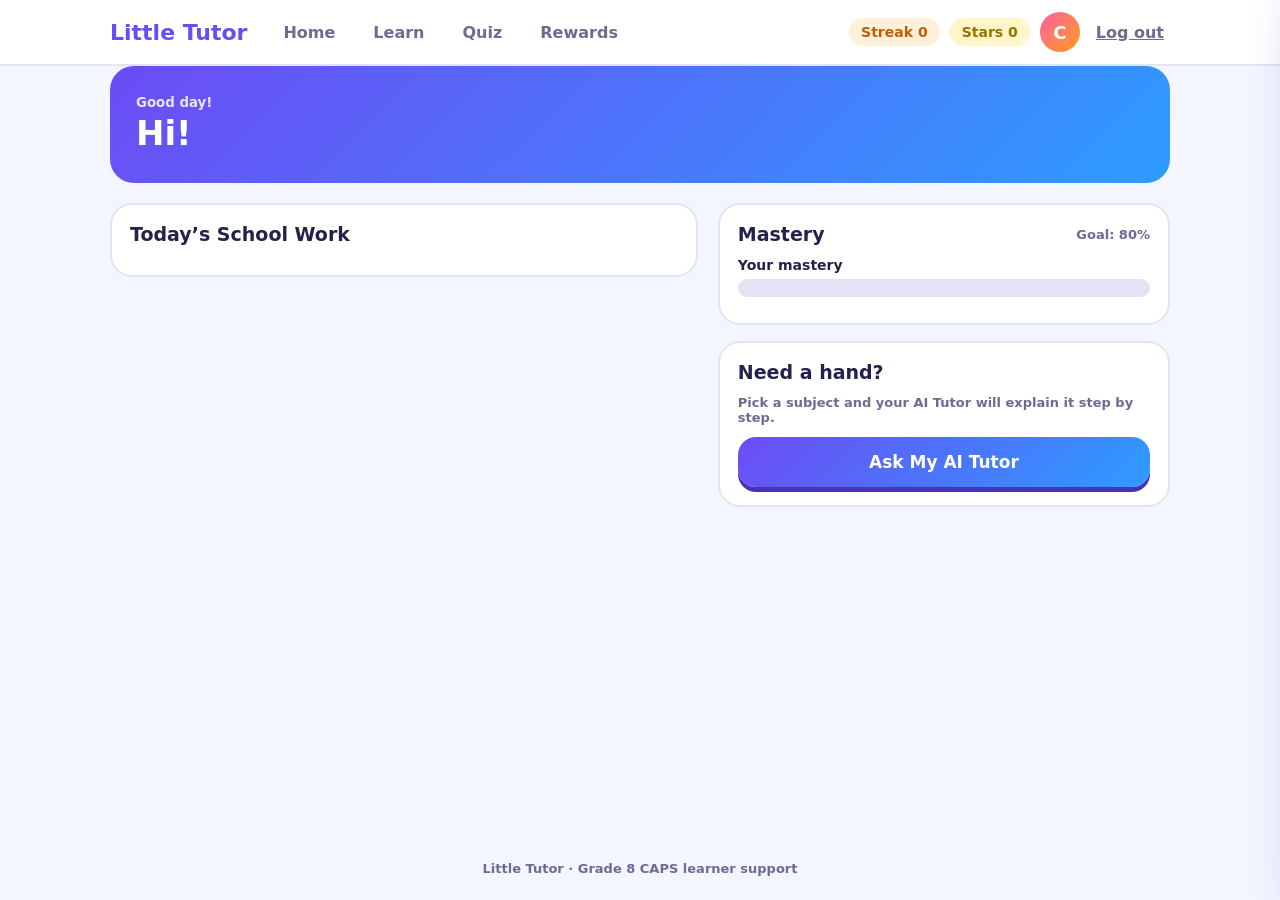
<file: index.html>
<!DOCTYPE html>
<html lang="en">
<head>
<meta charset="utf-8">
<meta name="viewport" content="width=device-width, initial-scale=1, viewport-fit=cover">
<title>Home – Little Tutor</title>
<link rel="stylesheet" href="css/styles.css">
</head>
<body data-page="home">

<div class="toast" id="toast"></div>

<header class="site-header">
  <div class="wrap topbar">
    <div class="logo">Little Tutor</div>
    <nav class="nav" aria-label="Main">
      <a href="index.html" data-page="home">Home</a>
      <a href="learn.html" data-page="learn">Learn</a>
      <a href="quiz.html" data-page="quiz">Quiz</a>
      <a href="rewards.html" data-page="rewards">Rewards</a>
    </nav>
    <div class="user">
      <div class="pill streak">Streak <span id="streakN">0</span></div>
      <div class="pill stars">Stars <span id="starCount">0</span></div>
      <div class="avatar" id="avatar">C</div>
      <button class="link" id="logout">Log out</button>
    </div>
  </div>
</header>

<main class="wrap">
  <div class="hero">
    <div>
      <small id="gradeLine">Good day!</small>
      <h1 id="hiName">Hi!</h1>
      <p id="streakNote"></p>
    </div>
    <div class="week" id="week"></div>
  </div>
  <div class="cols">
    <div class="card">
      <h2>Today’s School Work <span id="count"></span></h2>
      <div id="tasks"></div>
    </div>
    <div class="stack">
      <div class="card">
        <h2><span id="mTitle" style="font-size:19px;color:var(--ink);font-weight:800">Mastery</span> <span>Goal: 80%</span></h2>
        <div class="mrow"><span>Your mastery</span><span id="mPct"></span></div>
        <div class="bar"><div id="mbar"></div></div>
        <div class="note" id="mNote"></div>
      </div>
      <div class="card" id="tutorCard" hidden>
        <h2>From your tutor</h2>
        <div id="tutorBox"></div>
      </div>
      <div class="card" id="extraCard" hidden>
        <h2>Extra lessons</h2>
        <div id="extraBox"></div>
      </div>
      <div class="card">
        <h2>Need a hand?</h2>
        <p class="note" style="margin:0 0 12px">Pick a subject and your AI Tutor will explain it step by step.</p>
        <a class="tutor" href="learn.html">Ask My AI Tutor</a>
      </div>
    </div>
  </div>
</main>

<footer class="wrap foot">Little Tutor · Grade 8 CAPS learner support</footer>

<!-- Homework check panel -->
<aside class="sheet" id="vsheet">
  <h3><span id="vTitle">Check your work</span> <button class="x" id="vClose">Close</button></h3>
  <div class="chat" id="vChat"></div>
  <div class="opts" id="vOpts"></div>
</aside>

<script src="js/data.js"></script>
<script src="js/content/grade8.js"></script>
<script src="js/content/grade9.js"></script>
<script src="js/content/grade10.js"></script>
<script src="js/content/grade11.js"></script>
<script src="js/content/grade12.js"></script>
<script src="js/core.js"></script>
<script src="js/home.js"></script>
</body>
</html>
</file>
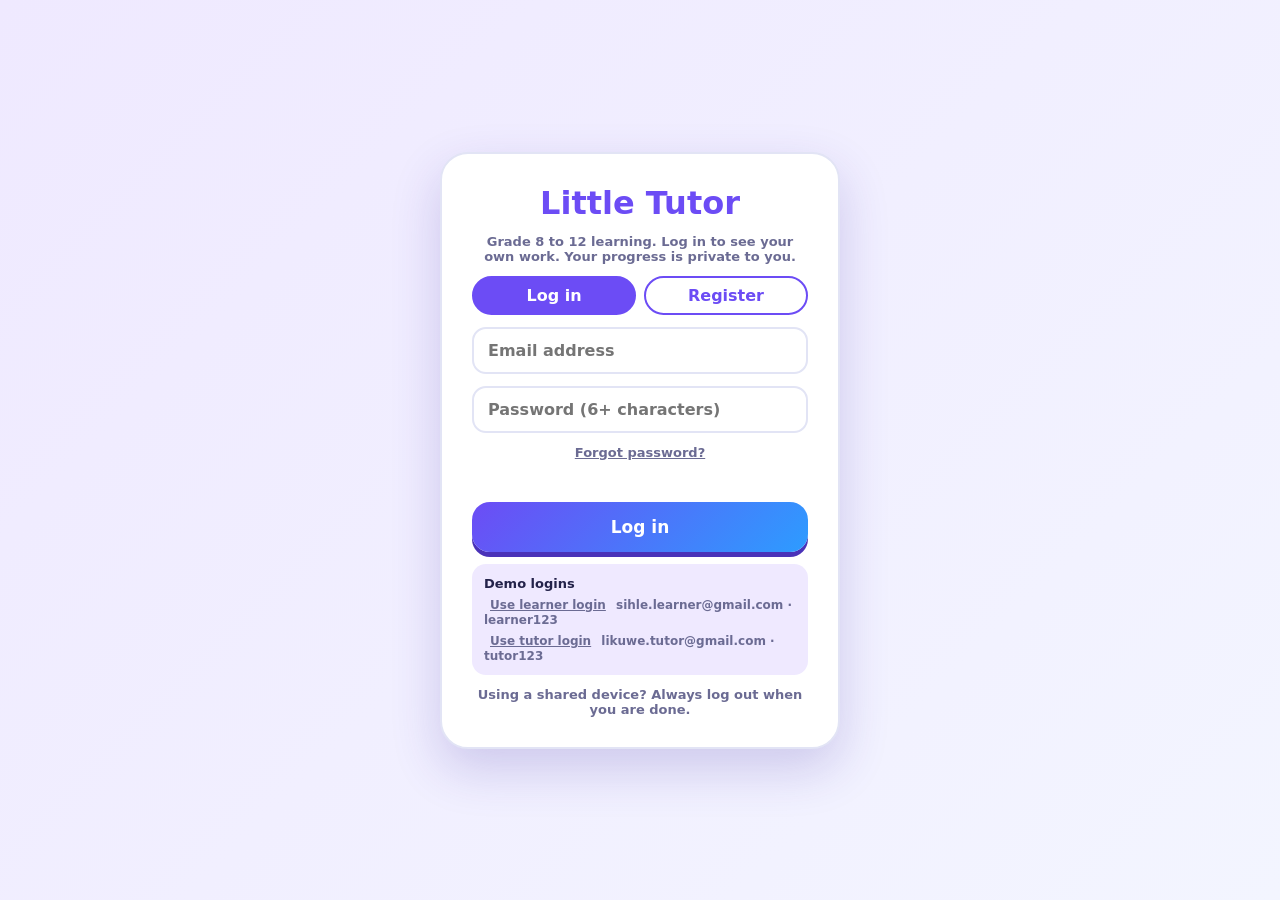
<file: little-tutor/index.html>
<!DOCTYPE html>
<html lang="en">
<head>
<meta charset="utf-8">
<meta name="viewport" content="width=device-width, initial-scale=1, viewport-fit=cover">
<title>Home – Little Tutor</title>
<link rel="stylesheet" href="css/styles.css">
</head>
<body data-page="home">

<div class="toast" id="toast"></div>

<header class="site-header">
  <div class="wrap topbar">
    <div class="logo">Little Tutor</div>
    <nav class="nav" aria-label="Main">
      <a href="index.html" data-page="home">Home</a>
      <a href="learn.html" data-page="learn">Learn</a>
      <a href="quiz.html" data-page="quiz">Quiz</a>
      <a href="rewards.html" data-page="rewards">Rewards</a>
    </nav>
    <div class="viewswitch" id="vswitch" hidden>
      <a href="index.html" data-vs="learner">Learner View</a>
      <a href="tutor.html" data-vs="tutor">Tutor View</a>
    </div>
    <div class="user">
      <div class="pill streak">Streak <span id="streakN">0</span></div>
      <div class="pill stars">Stars <span id="starCount">0</span></div>
      <div class="avatar" id="avatar">C</div>
      <button class="link" id="logout">Log out</button>
    </div>
  </div>
</header>

<main class="wrap">
  <div class="hero">
    <div>
      <small id="gradeLine">Good day!</small>
      <h1 id="hiName">Hi!</h1>
      <p id="streakNote"></p>
      <span class="demo" id="demoNote" hidden></span>
    </div>
    <div class="week" id="week"></div>
  </div>
  <div class="cols">
    <div class="card">
      <h2>Today’s School Work <span id="count"></span></h2>
      <div id="tasks"></div>
    </div>
    <div class="stack">
      <div class="card">
        <h2><span id="mTitle" style="font-size:19px;color:var(--ink);font-weight:800">Mastery</span> <span>Goal: 80%</span></h2>
        <div class="mrow"><span>Your mastery</span><span id="mPct"></span></div>
        <div class="bar"><div id="mbar"></div></div>
        <div class="note" id="mNote"></div>
      </div>
      <div class="card" id="tutorCard" hidden>
        <h2>From your tutor</h2>
        <div id="tutorBox"></div>
      </div>
      <div class="card" id="extraCard" hidden>
        <h2>Extra lessons</h2>
        <div id="extraBox"></div>
      </div>
      <div class="card">
        <h2>Need a hand?</h2>
        <p class="note" style="margin:0 0 12px">Pick a subject and your AI Tutor will explain it step by step.</p>
        <a class="tutor" href="learn.html">Ask My AI Tutor</a>
      </div>
    </div>
  </div>
</main>

<footer class="wrap foot">Little Tutor · Grade 8 CAPS learner support</footer>

<!-- Homework check panel -->
<aside class="sheet" id="vsheet">
  <h3><span id="vTitle">Check your work</span> <button class="x" id="vClose">Close</button></h3>
  <div class="chat" id="vChat"></div>
  <div class="opts" id="vOpts"></div>
</aside>

<script src="js/data.js"></script>
<script src="js/content/grade8.js"></script>
<script src="js/content/grade9.js"></script>
<script src="js/content/grade10.js"></script>
<script src="js/content/grade11.js"></script>
<script src="js/content/grade12.js"></script>
<script src="js/core.js"></script>
<script src="js/home.js"></script>
</body>
</html>
</file>
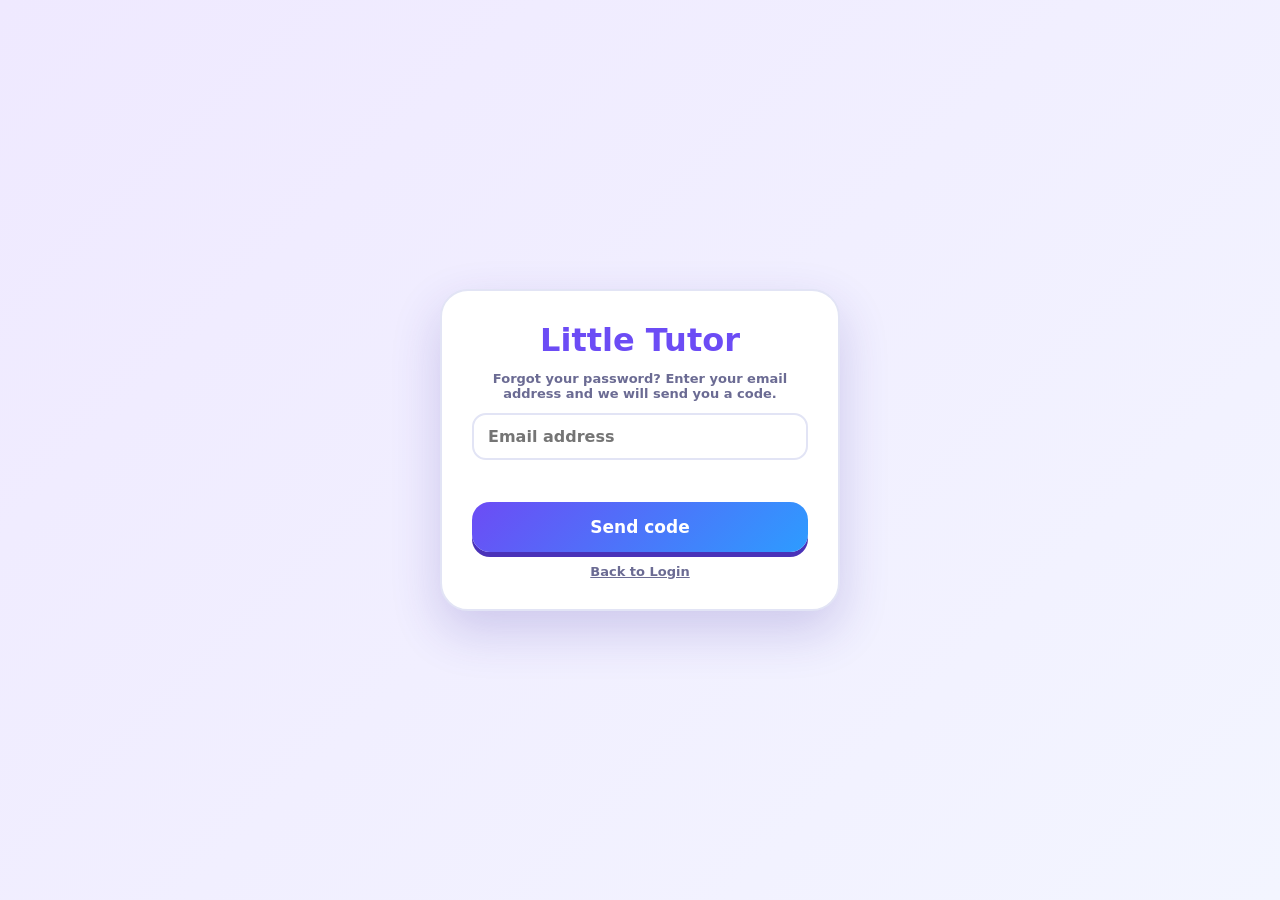
<file: forgot-password.html>
<!DOCTYPE html>
<html lang="en">
<head>
<meta charset="utf-8">
<meta name="viewport" content="width=device-width, initial-scale=1, viewport-fit=cover">
<title>Forgot password – Little Tutor</title>
<link rel="stylesheet" href="css/styles.css">
</head>
<body class="auth-page">

<div class="auth-card">
  <h1>Little Tutor</h1>

  <!-- Step 1: enter username -->
  <div id="s1" style="display:flex;flex-direction:column;gap:12px">
    <p>Forgot your password? Enter your email address and we will send you a code.</p>
    <input id="fUser" placeholder="Email address" maxlength="60" autocomplete="username">
    <div class="err" id="fErr1"></div>
    <button class="go" id="fSend">Send code</button>
    <p><a class="link" href="login.html">Back to Login</a></p>
  </div>

  <!-- Steps 2 and 3: code is shown on screen (demo), learner types it in -->
  <div id="s2" hidden style="display:flex;flex-direction:column;gap:12px">
    <p style="color:var(--ink);font-size:16px;font-weight:800">We sent you a 6-digit code.</p>
    <p>Demo only: no real email is sent, so your code is shown here.</p>
    <div id="fDemo" style="background:var(--hero);color:var(--purple);border-radius:14px;padding:12px;font-size:30px;font-weight:900;letter-spacing:6px;text-align:center"></div>
    <input id="fCode" placeholder="Enter the 6-digit code" maxlength="6" inputmode="numeric" autocomplete="one-time-code">
    <div class="err" id="fErr2"></div>
    <button class="go" id="fVerify">Check code</button>
    <p><a class="link" href="login.html">Back to Login</a></p>
  </div>

  <!-- Steps 4 and 5: create the new password -->
  <div id="s3" hidden style="display:flex;flex-direction:column;gap:12px">
    <p style="color:var(--ink);font-size:16px;font-weight:800">Create new password</p>
    <input id="fNew" type="password" placeholder="New password (6+ characters)" autocomplete="new-password">
    <input id="fConfirm" type="password" placeholder="Confirm new password" autocomplete="new-password">
    <div class="err" id="fErr3"></div>
    <button class="go" id="fSave">Save new password</button>
  </div>

  <!-- Step 6: done -->
  <div id="s4" hidden style="display:flex;flex-direction:column;gap:12px">
    <p style="color:var(--green);font-size:18px;font-weight:900">Password changed successfully!</p>
    <p>You can now log in with your new password.</p>
    <a class="go" href="login.html">Back to Login</a>
  </div>
</div>

<script src="js/core.js"></script>
<script src="js/forgot-password.js"></script>
</body>
</html>
</file>
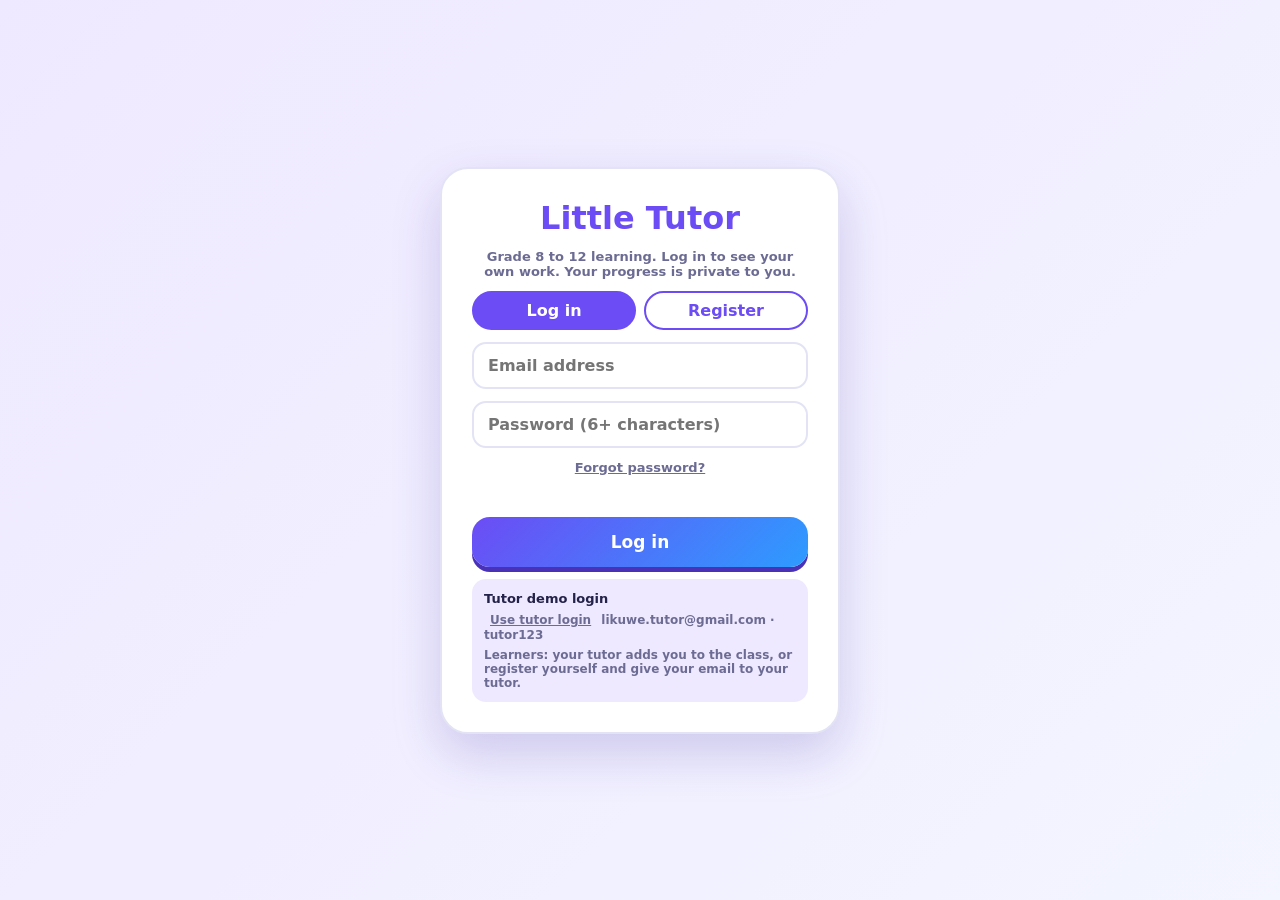
<file: learn.html>
<!DOCTYPE html>
<html lang="en">
<head>
<meta charset="utf-8">
<meta name="viewport" content="width=device-width, initial-scale=1, viewport-fit=cover">
<title>Learn – Little Tutor</title>
<link rel="stylesheet" href="css/styles.css">
</head>
<body data-page="learn">

<div class="toast" id="toast"></div>

<header class="site-header">
  <div class="wrap topbar">
    <div class="logo">Little Tutor</div>
    <nav class="nav" aria-label="Main">
      <a href="index.html" data-page="home">Home</a>
      <a href="learn.html" data-page="learn">Learn</a>
      <a href="quiz.html" data-page="quiz">Quiz</a>
      <a href="rewards.html" data-page="rewards">Rewards</a>
    </nav>
    <div class="user">
      <div class="pill streak">Streak <span id="streakN">0</span></div>
      <div class="pill stars">Stars <span id="starCount">0</span></div>
      <div class="avatar" id="avatar">C</div>
      <button class="link" id="logout">Log out</button>
    </div>
  </div>
</header>

<main class="wrap">
  <h2 class="vt">What do you want to learn?</h2>
  <input class="inp" id="search" placeholder="Search a subject, e.g. Maths" autocomplete="off">
  <p class="note">Open a subject to see its homework, take its quiz or get tutored.</p>
  <div class="grid" id="subs"></div>
</main>

<footer class="wrap foot">Little Tutor · Grade 8 CAPS learner support</footer>

<script src="js/data.js"></script>
<script src="js/content/grade8.js"></script>
<script src="js/content/grade9.js"></script>
<script src="js/content/grade10.js"></script>
<script src="js/content/grade11.js"></script>
<script src="js/content/grade12.js"></script>
<script src="js/core.js"></script>
<script src="js/learn.js"></script>
</body>
</html>
</file>
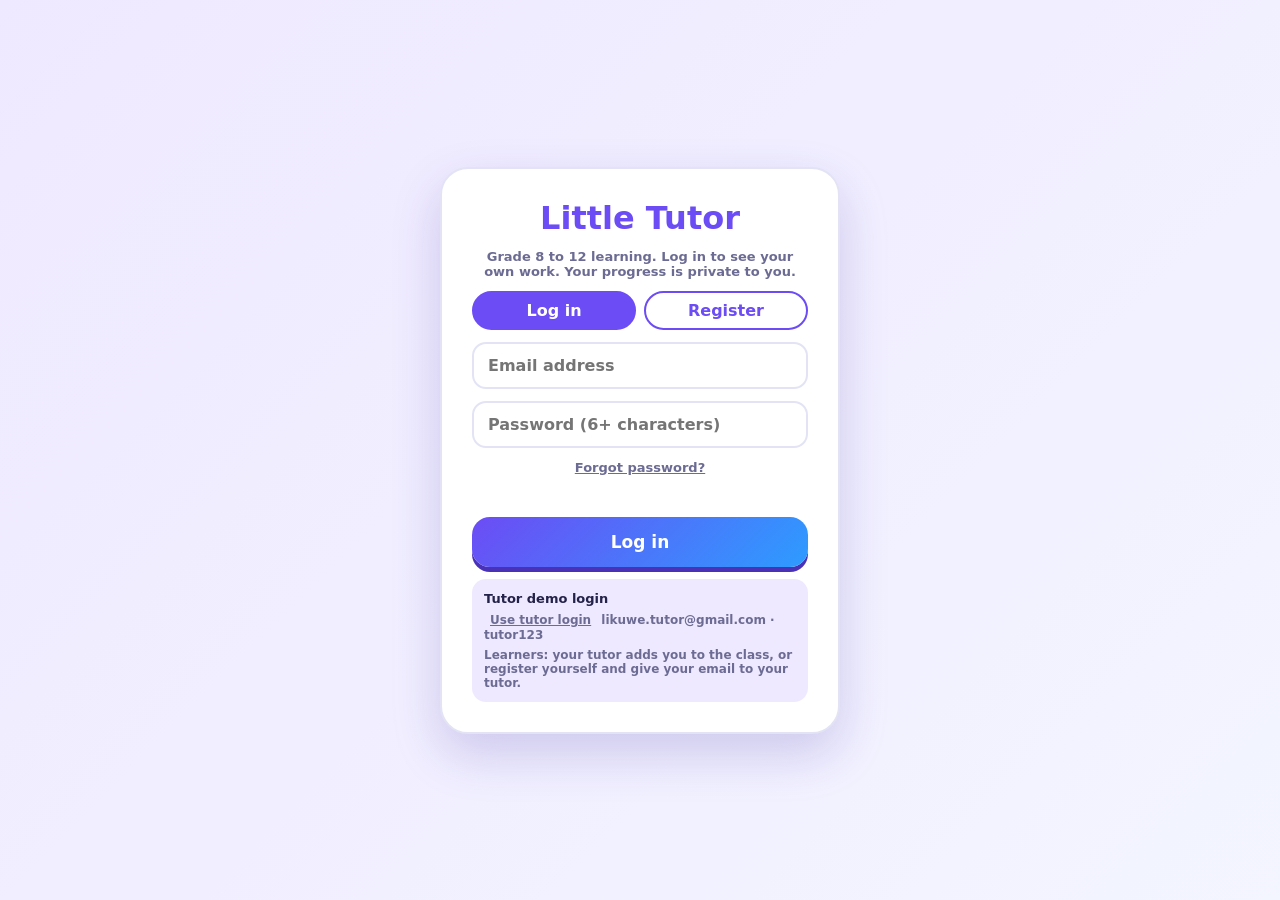
<file: login.html>
<!DOCTYPE html>
<html lang="en">
<head>
<meta charset="utf-8">
<meta name="viewport" content="width=device-width, initial-scale=1, viewport-fit=cover">
<title>Log in – Little Tutor</title>
<link rel="stylesheet" href="css/styles.css">
</head>
<body class="auth-page">

<div class="auth-card">
  <h1>Little Tutor</h1>
  <p>Grade 8 to 12 learning. Log in to see your own work. Your progress is private to you.</p>
  <div class="atabs"><button class="tab on" id="aLogin">Log in</button><button class="tab" id="aReg">Register</button></div>
  <input id="aName" placeholder="Your first name" maxlength="20" autocomplete="given-name" style="display:none">
  <select id="aGrade" style="display:none">
    <option value="">Choose your grade</option>
    <option value="8">Grade 8</option><option value="9">Grade 9</option><option value="10">Grade 10</option>
    <option value="11">Grade 11</option><option value="12">Grade 12</option>
  </select>
  <input id="aUser" placeholder="Email address" maxlength="60" autocomplete="username" inputmode="email">
  <input id="aPass" type="password" placeholder="Password (6+ characters)" autocomplete="current-password">
  <p><a class="link" href="forgot-password.html">Forgot password?</a></p>
  <div class="err" id="aErr"></div>
  <button class="go" id="aGo">Log in</button>
  <div class="demo-box" id="demoBox">
  <b>Tutor demo login</b>
  <div><button class="link" id="dTutor">Use tutor login</button> likuwe.tutor@gmail.com · tutor123</div>
  <div>Learners: your tutor adds you to the class, or register yourself and give your email to your tutor.</div>
  </div>

<script src="js/data.js"></script>
<script src="js/content/grade8.js"></script>
<script src="js/content/grade9.js"></script>
<script src="js/content/grade10.js"></script>
<script src="js/content/grade11.js"></script>
<script src="js/content/grade12.js"></script>
<script src="js/core.js"></script>
<script src="js/login.js"></script>
</body>
</html>
</file>
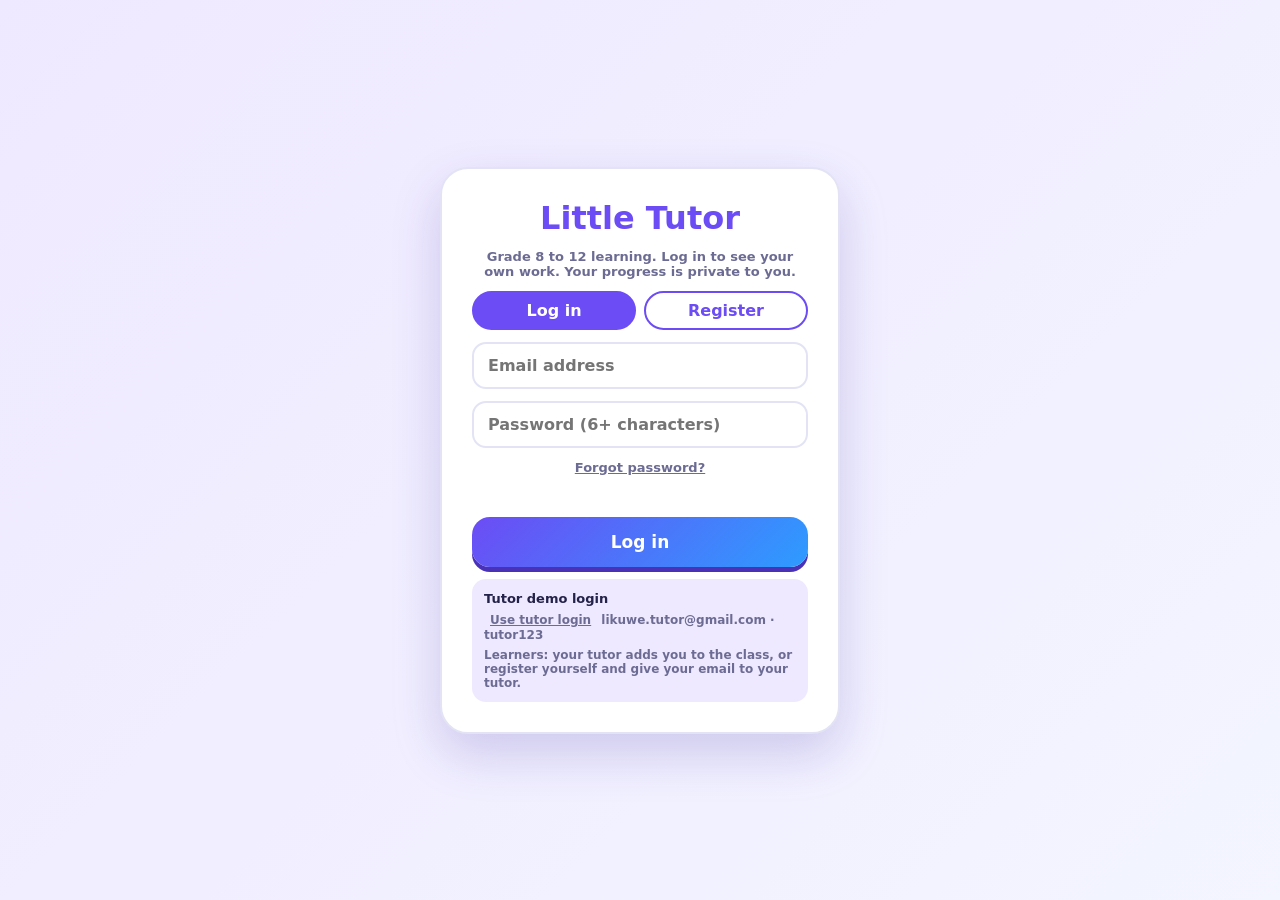
<file: rewards.html>
<!DOCTYPE html>
<html lang="en">
<head>
<meta charset="utf-8">
<meta name="viewport" content="width=device-width, initial-scale=1, viewport-fit=cover">
<title>Rewards – Little Tutor</title>
<link rel="stylesheet" href="css/styles.css">
</head>
<body data-page="rewards">

<div class="toast" id="toast"></div>

<header class="site-header">
  <div class="wrap topbar">
    <div class="logo">Little Tutor</div>
    <nav class="nav" aria-label="Main">
      <a href="index.html" data-page="home">Home</a>
      <a href="learn.html" data-page="learn">Learn</a>
      <a href="quiz.html" data-page="quiz">Quiz</a>
      <a href="rewards.html" data-page="rewards">Rewards</a>
    </nav>
    <div class="user">
      <div class="pill streak">Streak <span id="streakN">0</span></div>
      <div class="pill stars">Stars <span id="starCount">0</span></div>
      <div class="avatar" id="avatar">C</div>
      <button class="link" id="logout">Log out</button>
    </div>
  </div>
</header>

<main class="wrap">
  <h2 class="vt">My Rewards</h2>
  <div class="cols">
    <div class="card">
      <h2>Total stars <span id="rStars" style="font-size:22px;color:var(--ink)">0</span></h2>
      <p class="note" style="margin:0">10 stars for each homework task and 2 for each quiz answer you get right. Finish a task or quiz every day to grow your streak.</p>
    </div>
    <div class="card"><h2>Badges</h2>
      <div class="badges">
        <div class="bd" id="b1">5 Day Streak</div>
        <div class="bd" id="b2">100 Stars</div>
        <div class="bd" id="b3">Maths Master</div>
        <div class="bd" id="b4">Homework Hero<br><small>All of today’s tasks</small></div>
        <div class="bd" id="b5">Quiz Whiz<br><small>Perfect quiz score</small></div>
      </div>
    </div>
  </div>
</main>

<footer class="wrap foot">Little Tutor · Grade 8 CAPS learner support</footer>

<script src="js/data.js"></script>
<script src="js/content/grade8.js"></script>
<script src="js/content/grade9.js"></script>
<script src="js/content/grade10.js"></script>
<script src="js/content/grade11.js"></script>
<script src="js/content/grade12.js"></script>
<script src="js/core.js"></script>
<script src="js/rewards.js"></script>
</body>
</html>
</file>
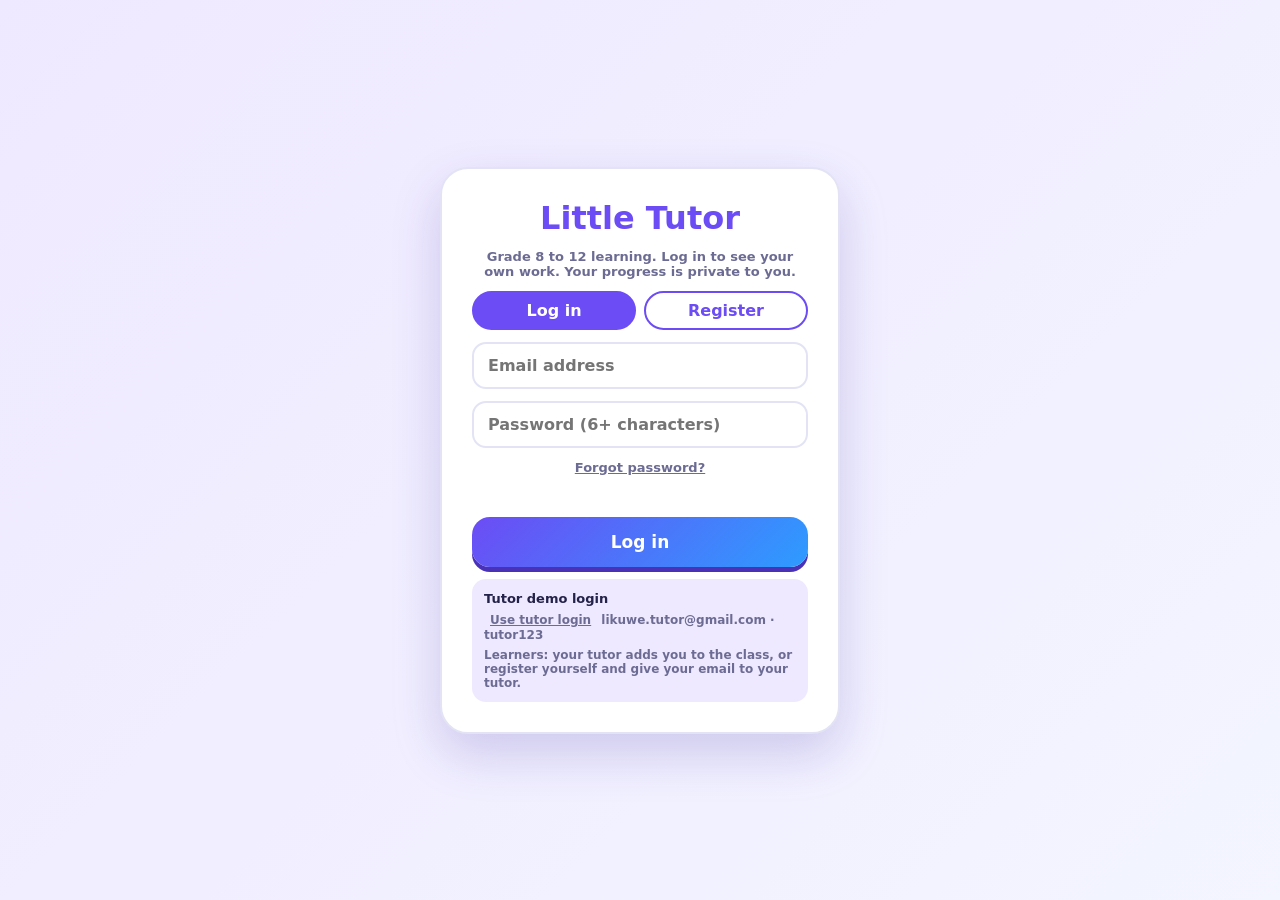
<file: subject.html>
<!DOCTYPE html>
<html lang="en">
<head>
<meta charset="utf-8">
<meta name="viewport" content="width=device-width, initial-scale=1, viewport-fit=cover">
<title>Subject – Little Tutor</title>
<link rel="stylesheet" href="css/styles.css">
</head>
<body data-page="learn">

<div class="toast" id="toast"></div>

<header class="site-header">
  <div class="wrap topbar">
    <div class="logo">Little Tutor</div>
    <nav class="nav" aria-label="Main">
      <a href="index.html" data-page="home">Home</a>
      <a href="learn.html" data-page="learn">Learn</a>
      <a href="quiz.html" data-page="quiz">Quiz</a>
      <a href="rewards.html" data-page="rewards">Rewards</a>
    </nav>
    <div class="user">
      <div class="pill streak">Streak <span id="streakN">0</span></div>
      <div class="pill stars">Stars <span id="starCount">0</span></div>
      <div class="avatar" id="avatar">C</div>
      <button class="link" id="logout">Log out</button>
    </div>
  </div>
</header>

<main class="wrap">
  <a class="link" href="learn.html">Back to subjects</a>
  <h2 class="vt" id="sTitle"></h2>
  <div class="cols">
    <div class="card"><h2>Homework <span>Tap a task to mark it complete</span></h2><div id="sHw"></div></div>
    <div class="stack">
      <div class="card"><div class="mrow"><span id="sTopic"></span><span id="sPct"></span></div><div class="bar"><div id="sBar"></div></div></div>
      <button class="tutor" id="sTutor">Get tutored on this subject</button>
      <a class="go" id="sQuiz" href="quiz.html">Take the quiz</a>
    </div>
  </div>
</main>

<footer class="wrap foot">Little Tutor · Grade 8 CAPS learner support</footer>

<!-- Homework check panel -->
<aside class="sheet" id="vsheet">
  <h3><span id="vTitle">Check your work</span> <button class="x" id="vClose">Close</button></h3>
  <div class="chat" id="vChat"></div>
  <div class="opts" id="vOpts"></div>
</aside>

<!-- AI tutor panel -->
<aside class="sheet" id="sheet">
  <h3><span id="tTitle">Your AI Tutor</span> <button class="x" id="close">Close</button></h3>
  <div class="chat" id="chat"></div>
  <div class="opts" id="opts"></div>
</aside>

<script src="js/data.js"></script>
<script src="js/content/grade8.js"></script>
<script src="js/content/grade9.js"></script>
<script src="js/content/grade10.js"></script>
<script src="js/content/grade11.js"></script>
<script src="js/content/grade12.js"></script>
<script src="js/core.js"></script>
<script src="js/subject.js"></script>
</body>
</html>
</file>
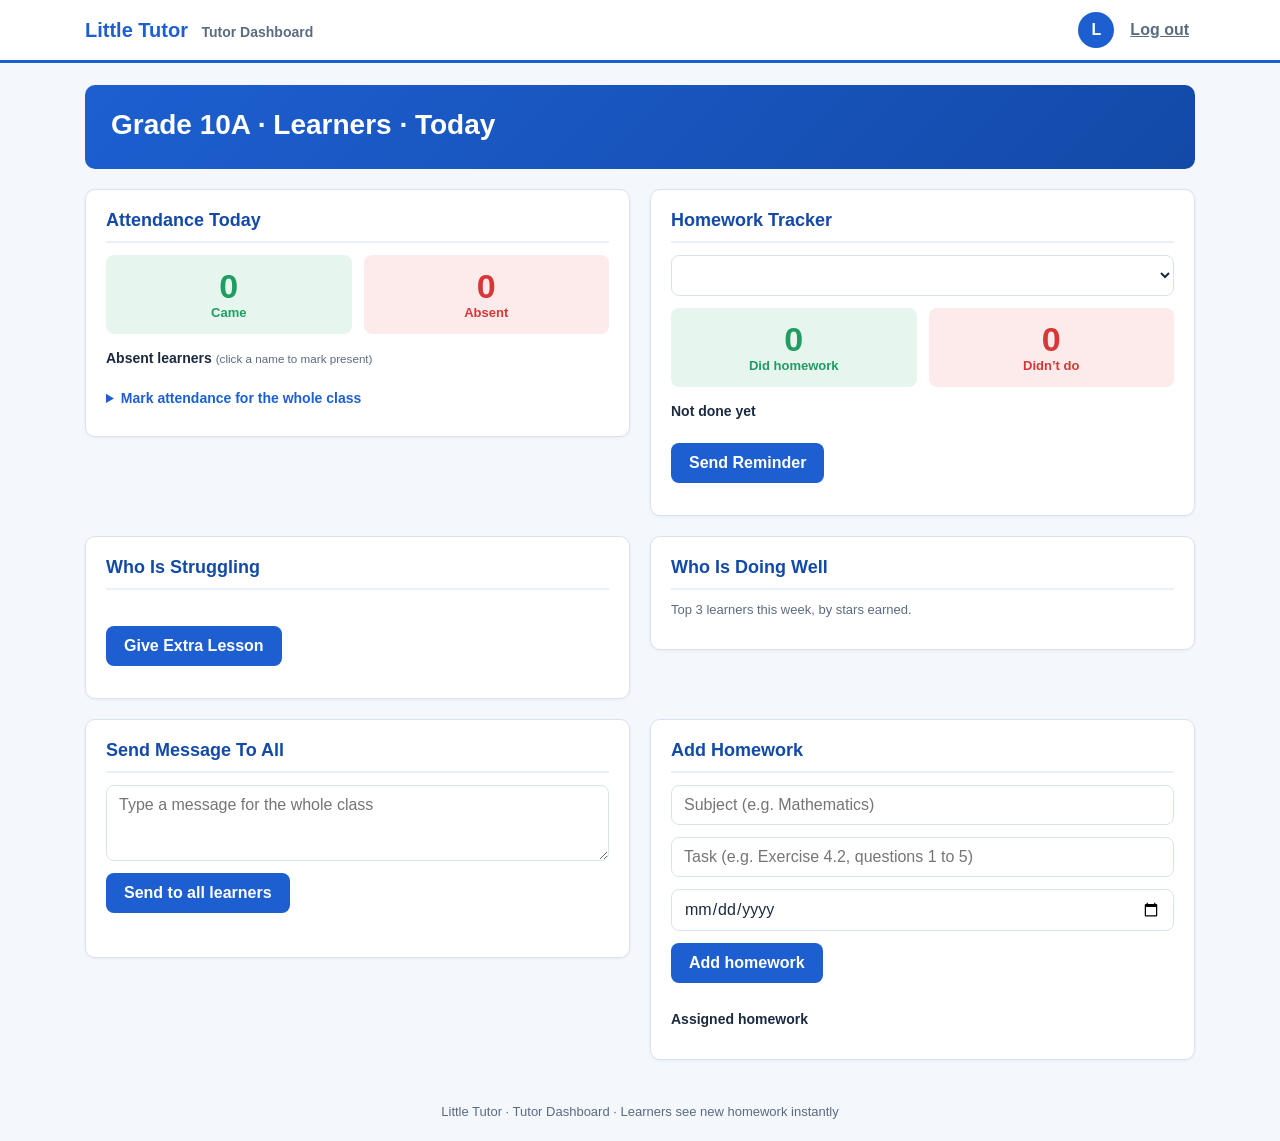
<file: tutor.html>
<!DOCTYPE html>
<html lang="en">
<head>
<meta charset="utf-8">
<meta name="viewport" content="width=device-width, initial-scale=1, viewport-fit=cover">
<title>Tutor Dashboard – Little Tutor</title>
<link rel="stylesheet" href="css/tutor.css">
</head>
<body data-page="tutor">

<div class="t-toast" id="toast"></div>

<header class="t-header">
  <div class="t-wrap t-bar">
    <div class="t-logo">Little Tutor <span>Tutor Dashboard</span></div>
    <div class="viewswitch" id="vswitch" hidden>
      <a href="index.html" data-vs="learner">Learner View</a>
      <a href="tutor.html" data-vs="tutor">Tutor View</a>
    </div>
    <div class="t-user">
      <div class="t-avatar" id="avatar">L</div>
      <button class="t-link" id="logout">Log out</button>
    </div>
  </div>
</header>

<main class="t-wrap">

  <section class="t-banner">
    <h1 id="tBanner">Grade 10A · Learners · Today</h1>
    <p id="tHello"></p>
  </section>

  <div class="t-grid">

    <!-- Attendance -->
    <section class="t-card">
      <h2>Attendance Today</h2>
      <div class="t-stats">
        <div class="t-stat good"><b id="aCame">0</b><span>Came</span></div>
        <div class="t-stat bad"><b id="aAbs">0</b><span>Absent</span></div>
      </div>
      <h3>Absent learners <small>(click a name to mark present)</small></h3>
      <div class="t-chips" id="aList"></div>
      <details class="t-details">
        <summary>Mark attendance for the whole class</summary>
        <div class="t-chips" id="aAll"></div>
      </details>
    </section>

    <!-- Homework tracker -->
    <section class="t-card">
      <h2>Homework Tracker</h2>
      <select class="t-input" id="hSel" aria-label="Choose homework"></select>
      <div class="t-stats">
        <div class="t-stat good"><b id="hDid">0</b><span>Did homework</span></div>
        <div class="t-stat bad"><b id="hNot">0</b><span>Didn’t do</span></div>
      </div>
      <h3>Not done yet</h3>
      <div class="t-chips" id="hList"></div>
      <button class="t-btn" id="hRemind">Send Reminder</button>
      <p class="t-note" id="hStatus"></p>
    </section>

    <!-- Struggling -->
    <section class="t-card">
      <h2>Who Is Struggling</h2>
      <p class="t-lead" id="sHead"></p>
      <div class="t-chips" id="sList"></div>
      <button class="t-btn" id="sExtra">Give Extra Lesson</button>
      <p class="t-note" id="sStatus"></p>
    </section>

    <!-- Doing well -->
    <section class="t-card">
      <h2>Who Is Doing Well</h2>
      <p class="t-note">Top 3 learners this week, by stars earned.</p>
      <ol class="t-top" id="topList"></ol>
    </section>

    <!-- Message -->
    <section class="t-card">
      <h2>Send Message To All</h2>
      <textarea class="t-input" id="mText" rows="3" maxlength="300" placeholder="Type a message for the whole class"></textarea>
      <button class="t-btn" id="mSend">Send to all learners</button>
      <p class="t-note" id="mStatus"></p>
      <div id="mSent"></div>
    </section>

    <!-- Add homework -->
    <section class="t-card">
      <h2>Add Homework</h2>
      <input class="t-input" id="nSubject" list="subjectList" placeholder="Subject (e.g. Mathematics)" maxlength="40">
      <datalist id="subjectList"></datalist>
      <input class="t-input" id="nTask" placeholder="Task (e.g. Exercise 4.2, questions 1 to 5)" maxlength="120">
      <input class="t-input" id="nDue" type="date">
      <button class="t-btn" id="nAdd">Add homework</button>
      <p class="t-note" id="nStatus"></p>
      <h3>Assigned homework</h3>
      <div id="nList"></div>
    </section>

  </div>
</main>

<footer class="t-wrap t-foot">Little Tutor · Tutor Dashboard · Learners see new homework instantly</footer>

<script src="js/data.js"></script>
<script src="js/content/grade8.js"></script>
<script src="js/content/grade9.js"></script>
<script src="js/content/grade10.js"></script>
<script src="js/content/grade11.js"></script>
<script src="js/content/grade12.js"></script>
<script src="js/core.js"></script>
<script src="js/tutor.js"></script>
</body>
</html>
</file>
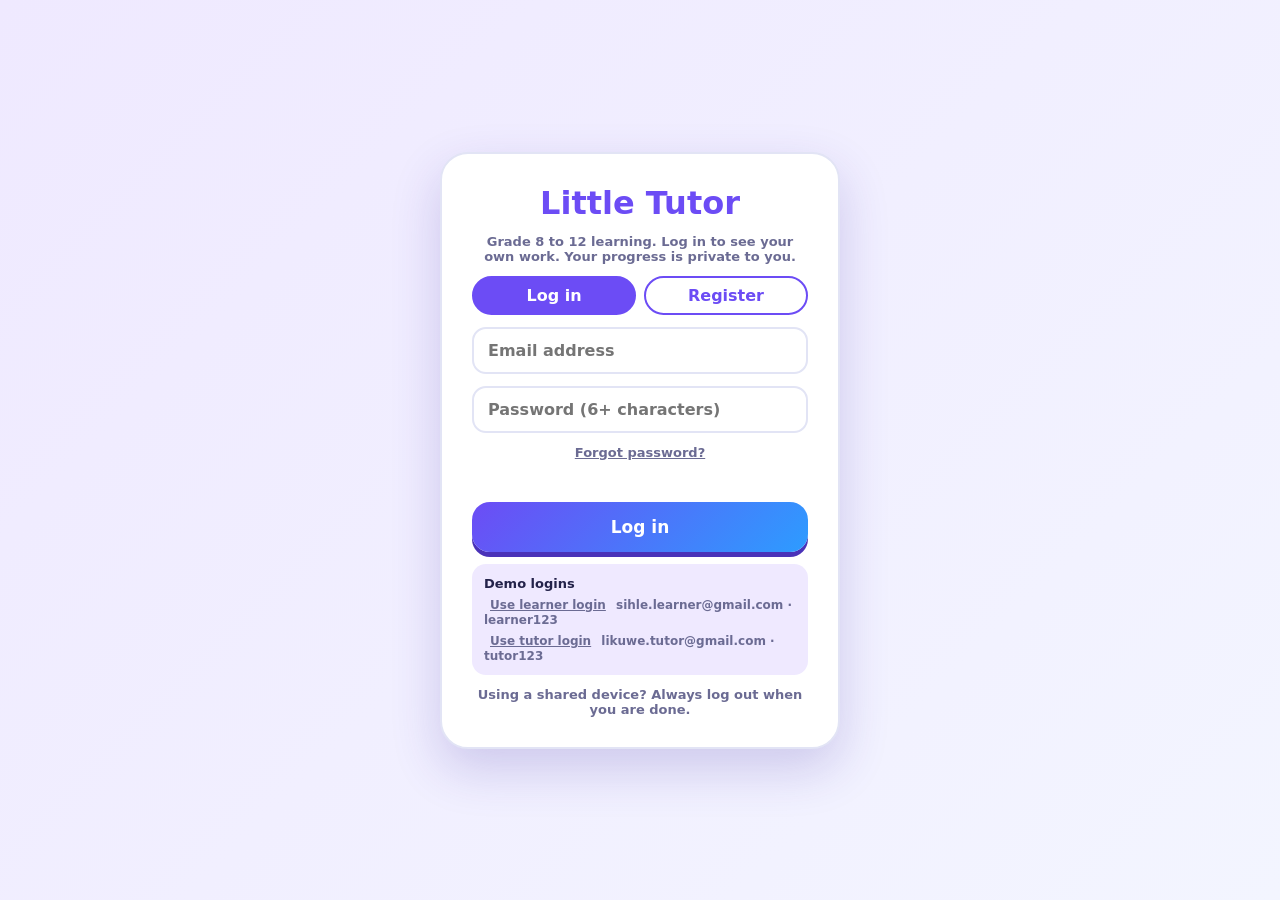
<file: little-tutor/learn.html>
<!DOCTYPE html>
<html lang="en">
<head>
<meta charset="utf-8">
<meta name="viewport" content="width=device-width, initial-scale=1, viewport-fit=cover">
<title>Learn – Little Tutor</title>
<link rel="stylesheet" href="css/styles.css">
</head>
<body data-page="learn">

<div class="toast" id="toast"></div>

<header class="site-header">
  <div class="wrap topbar">
    <div class="logo">Little Tutor</div>
    <nav class="nav" aria-label="Main">
      <a href="index.html" data-page="home">Home</a>
      <a href="learn.html" data-page="learn">Learn</a>
      <a href="quiz.html" data-page="quiz">Quiz</a>
      <a href="rewards.html" data-page="rewards">Rewards</a>
    </nav>
    <div class="viewswitch" id="vswitch" hidden>
      <a href="index.html" data-vs="learner">Learner View</a>
      <a href="tutor.html" data-vs="tutor">Tutor View</a>
    </div>
    <div class="user">
      <div class="pill streak">Streak <span id="streakN">0</span></div>
      <div class="pill stars">Stars <span id="starCount">0</span></div>
      <div class="avatar" id="avatar">C</div>
      <button class="link" id="logout">Log out</button>
    </div>
  </div>
</header>

<main class="wrap">
  <h2 class="vt">What do you want to learn?</h2>
  <input class="inp" id="search" placeholder="Search a subject, e.g. Maths" autocomplete="off">
  <p class="note">Open a subject to see its homework, take its quiz or get tutored.</p>
  <div class="grid" id="subs"></div>
</main>

<footer class="wrap foot">Little Tutor · Grade 8 CAPS learner support</footer>

<script src="js/data.js"></script>
<script src="js/content/grade8.js"></script>
<script src="js/content/grade9.js"></script>
<script src="js/content/grade10.js"></script>
<script src="js/content/grade11.js"></script>
<script src="js/content/grade12.js"></script>
<script src="js/core.js"></script>
<script src="js/learn.js"></script>
</body>
</html>
</file>
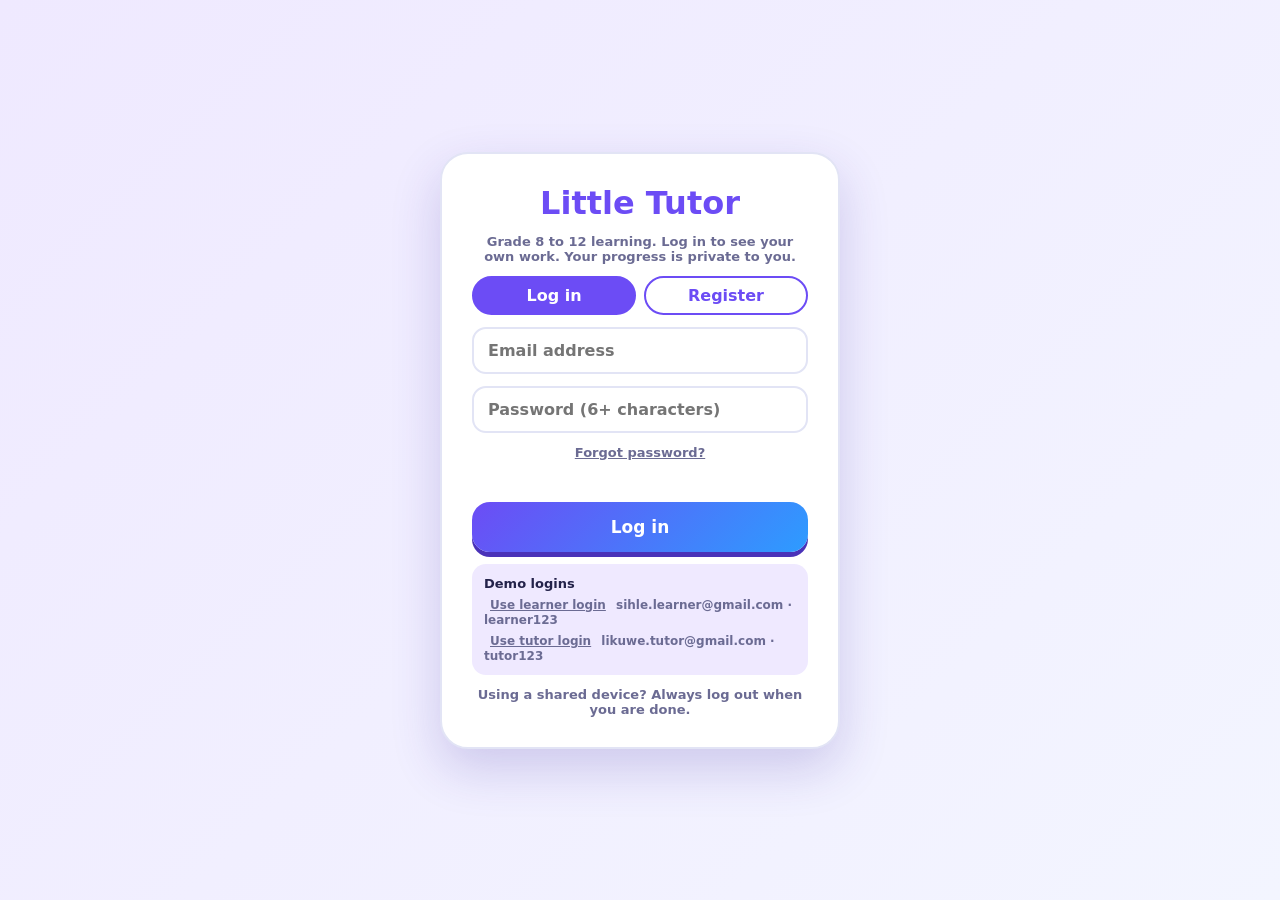
<file: little-tutor/login.html>
<!DOCTYPE html>
<html lang="en">
<head>
<meta charset="utf-8">
<meta name="viewport" content="width=device-width, initial-scale=1, viewport-fit=cover">
<title>Log in – Little Tutor</title>
<link rel="stylesheet" href="css/styles.css">
</head>
<body class="auth-page">

<div class="auth-card">
  <h1>Little Tutor</h1>
  <p>Grade 8 to 12 learning. Log in to see your own work. Your progress is private to you.</p>
  <div class="atabs"><button class="tab on" id="aLogin">Log in</button><button class="tab" id="aReg">Register</button></div>
  <input id="aName" placeholder="Your first name" maxlength="20" autocomplete="given-name" style="display:none">
  <select id="aGrade" style="display:none">
    <option value="">Choose your grade</option>
    <option value="8">Grade 8</option><option value="9">Grade 9</option><option value="10">Grade 10</option>
    <option value="11">Grade 11</option><option value="12">Grade 12</option>
  </select>
  <input id="aUser" placeholder="Email address" maxlength="60" autocomplete="username" inputmode="email">
  <input id="aPass" type="password" placeholder="Password (6+ characters)" autocomplete="current-password">
  <p><a class="link" href="forgot-password.html">Forgot password?</a></p>
  <div class="err" id="aErr"></div>
  <button class="go" id="aGo">Log in</button>
  <div class="demo-box" id="demoBox">
    <b>Demo logins</b>
    <div><button class="link" id="dLearner">Use learner login</button> sihle.learner@gmail.com · learner123</div>
    <div><button class="link" id="dTutor">Use tutor login</button> likuwe.tutor@gmail.com · tutor123</div>
  </div>
  <p>Using a shared device? Always log out when you are done.</p>
</div>

<script src="js/data.js"></script>
<script src="js/content/grade8.js"></script>
<script src="js/content/grade9.js"></script>
<script src="js/content/grade10.js"></script>
<script src="js/content/grade11.js"></script>
<script src="js/content/grade12.js"></script>
<script src="js/core.js"></script>
<script src="js/login.js"></script>
</body>
</html>
</file>
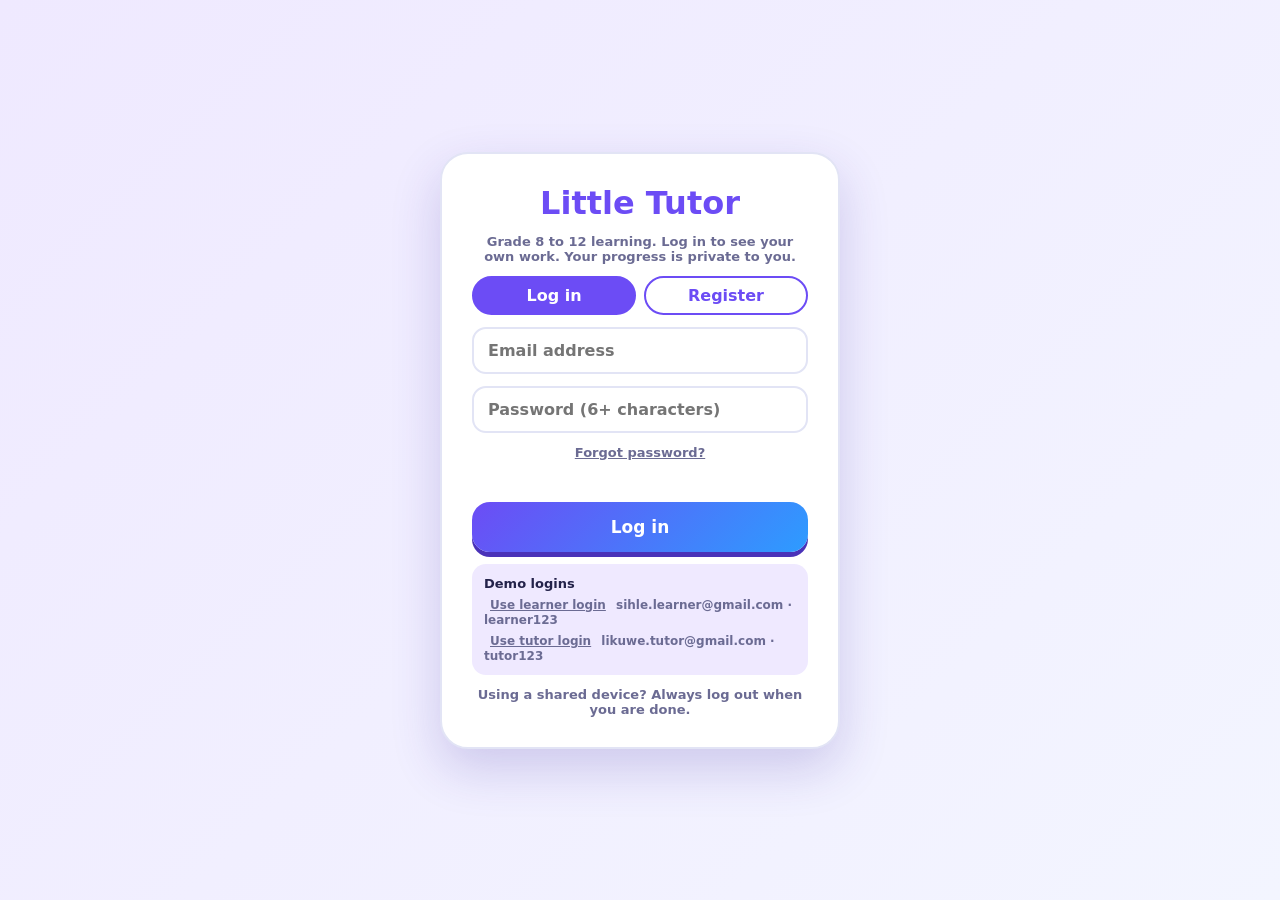
<file: little-tutor/rewards.html>
<!DOCTYPE html>
<html lang="en">
<head>
<meta charset="utf-8">
<meta name="viewport" content="width=device-width, initial-scale=1, viewport-fit=cover">
<title>Rewards – Little Tutor</title>
<link rel="stylesheet" href="css/styles.css">
</head>
<body data-page="rewards">

<div class="toast" id="toast"></div>

<header class="site-header">
  <div class="wrap topbar">
    <div class="logo">Little Tutor</div>
    <nav class="nav" aria-label="Main">
      <a href="index.html" data-page="home">Home</a>
      <a href="learn.html" data-page="learn">Learn</a>
      <a href="quiz.html" data-page="quiz">Quiz</a>
      <a href="rewards.html" data-page="rewards">Rewards</a>
    </nav>
    <div class="viewswitch" id="vswitch" hidden>
      <a href="index.html" data-vs="learner">Learner View</a>
      <a href="tutor.html" data-vs="tutor">Tutor View</a>
    </div>
    <div class="user">
      <div class="pill streak">Streak <span id="streakN">0</span></div>
      <div class="pill stars">Stars <span id="starCount">0</span></div>
      <div class="avatar" id="avatar">C</div>
      <button class="link" id="logout">Log out</button>
    </div>
  </div>
</header>

<main class="wrap">
  <h2 class="vt">My Rewards</h2>
  <div class="cols">
    <div class="card">
      <h2>Total stars <span id="rStars" style="font-size:22px;color:var(--ink)">0</span></h2>
      <p class="note" style="margin:0">10 stars for each homework task and 2 for each quiz answer you get right. Finish a task or quiz every day to grow your streak.</p>
    </div>
    <div class="card"><h2>Badges</h2>
      <div class="badges">
        <div class="bd" id="b1">5 Day Streak</div>
        <div class="bd" id="b2">100 Stars</div>
        <div class="bd" id="b3">Maths Master</div>
        <div class="bd" id="b4">Homework Hero<br><small>All of today’s tasks</small></div>
        <div class="bd" id="b5">Quiz Whiz<br><small>Perfect quiz score</small></div>
      </div>
    </div>
  </div>
</main>

<footer class="wrap foot">Little Tutor · Grade 8 CAPS learner support</footer>

<script src="js/data.js"></script>
<script src="js/content/grade8.js"></script>
<script src="js/content/grade9.js"></script>
<script src="js/content/grade10.js"></script>
<script src="js/content/grade11.js"></script>
<script src="js/content/grade12.js"></script>
<script src="js/core.js"></script>
<script src="js/rewards.js"></script>
</body>
</html>
</file>
<file: css/styles.css>
/* ===== Design tokens (light + dark) ===== */
:root{--bg:#f3f5ff;--card:#fff;--ink:#23224a;--mute:#6b6b93;--line:#e2e4f5;--purple:#6c4cf5;--orange:#ff9f1c;--green:#2ec27e;--blue:#2d9cff;--yellow:#ffd23f;--hero:#efe9ff;
box-sizing:border-box;padding-top:env(safe-area-inset-top,0px);padding-bottom:env(safe-area-inset-bottom,0px)}
@media (prefers-color-scheme:dark){:root:not([data-theme="light"]){--bg:#14132b;--card:#1f1e3d;--ink:#f1f0ff;--mute:#a9a8d0;--line:#35345e;--hero:#2b2860}}
:root[data-theme="dark"]{--bg:#14132b;--card:#1f1e3d;--ink:#f1f0ff;--mute:#a9a8d0;--line:#35345e;--hero:#2b2860}

/* ===== Base ===== */
*{box-sizing:border-box}
html{scroll-padding-top:env(safe-area-inset-top,0px)}
body{margin:0;background:var(--bg);color:var(--ink);font-family:"Nunito","Trebuchet MS","Segoe UI",system-ui,sans-serif;min-height:100vh;display:flex;flex-direction:column}
[hidden]{display:none!important}
.wrap{width:100%;max-width:1100px;margin:0 auto;padding:0 20px}
main{flex:1;padding-top:24px;padding-bottom:30px}
.foot{padding-top:16px;padding-bottom:24px;color:var(--mute);font-size:13px;font-weight:700;text-align:center}

/* ===== Header ===== */
.site-header{position:sticky;top:0;z-index:10;background:var(--card);border-bottom:2px solid var(--line)}
.topbar{display:flex;align-items:center;gap:20px;padding-top:12px;padding-bottom:12px;flex-wrap:wrap}
.logo{font-size:22px;font-weight:900;color:var(--purple)}
.nav{display:flex;gap:6px;flex:1}
.nav a{font-weight:800;color:var(--mute);padding:8px 16px;border-radius:99px;text-decoration:none;white-space:nowrap}
.nav a:hover{background:var(--hero)}
.nav .on{background:var(--hero);color:var(--purple)}
.user{display:flex;align-items:center;gap:10px}
.pill{border-radius:99px;padding:6px 12px;font-weight:900;font-size:14px;white-space:nowrap}
.streak{background:#fff0dc;color:#c25e00}.stars{background:#fff6c7;color:#9a7100}
@media (prefers-color-scheme:dark){:root:not([data-theme="light"]) .streak{background:#4a3318;color:#ffb866}:root:not([data-theme="light"]) .stars{background:#4a4318;color:#ffe27a}}
.avatar{width:40px;height:40px;border-radius:50%;background:linear-gradient(135deg,#ff5fa2,var(--orange));display:grid;place-items:center;font-size:18px;font-weight:900;color:#fff;flex:none}

/* ===== Layout helpers ===== */
.cols{display:grid;grid-template-columns:1.3fr 1fr;gap:20px;align-items:start}
.stack{display:flex;flex-direction:column;gap:16px}
.grid{display:grid;grid-template-columns:repeat(auto-fill,minmax(260px,1fr));gap:16px}
.vt{margin:0 0 14px;font-size:28px}
main>.inp{max-width:520px}
.note{font-size:13px;color:var(--mute);font-weight:700;margin-top:8px}

/* ===== Hero (home) ===== */
.hero{background:linear-gradient(135deg,var(--purple),var(--blue));color:#fff;border-radius:24px;padding:26px;display:flex;justify-content:space-between;align-items:center;gap:24px;flex-wrap:wrap;margin-bottom:20px}
.hero small{font-weight:700;opacity:.85}
.hero h1{margin:2px 0 4px;font-size:34px}
.hero p{margin:0;font-weight:700;opacity:.95}
.week{display:flex;gap:8px;min-width:280px;flex:0 1 380px}
.day{flex:1;text-align:center;font-size:12px;font-weight:800;color:rgba(255,255,255,.9)}
.day i{display:block;width:34px;height:34px;margin:4px auto 0;border-radius:50%;background:rgba(255,255,255,.28)}
.day.done i{background:var(--yellow)}
.day.today i{outline:3px solid #fff;outline-offset:2px}

/* ===== Cards, tasks, bars ===== */
.card{background:var(--card);border:2px solid var(--line);border-radius:22px;padding:18px}
.card h2{margin:0 0 12px;font-size:19px;display:flex;justify-content:space-between;align-items:center;gap:10px}
.card h2 span{font-size:13px;color:var(--mute);font-weight:800}
.task{display:flex;gap:12px;align-items:center;padding:12px;border-radius:14px;margin-bottom:10px;cursor:pointer;user-select:none;background:#e6f2ff;transition:transform .15s}
.task:hover{transform:translateX(3px)}
.task:last-child{margin-bottom:0}
.task[data-c="g"]{background:#e3f8ee}.task[data-c="p"]{background:#fde8f2}
@media (prefers-color-scheme:dark){:root:not([data-theme="light"]) .task{background:#1c3350}:root:not([data-theme="light"]) .task[data-c="g"]{background:#173a2d}:root:not([data-theme="light"]) .task[data-c="p"]{background:#40213a}}
.box{width:28px;height:28px;border-radius:9px;border:3px solid var(--purple);display:grid;place-items:center;color:#fff;font-weight:900;flex:none;background:var(--card)}
.task.done .box{background:var(--green);border-color:var(--green)}
.task.done .t{text-decoration:line-through;opacity:.6}
.task.done{cursor:default}.task.done:hover{transform:none}
.t b{display:block;font-size:15px}.t small{color:var(--mute);font-weight:700;font-size:13px}
.bar{height:18px;border-radius:99px;background:var(--line);overflow:hidden}
.bar div{height:100%;width:0;border-radius:99px;background:linear-gradient(90deg,var(--green),var(--yellow));transition:width .8s cubic-bezier(.2,.8,.2,1)}
.mrow{display:flex;justify-content:space-between;font-weight:800;font-size:14px;margin-bottom:6px}
.sub{cursor:pointer;transition:transform .15s,border-color .15s}
.sub:hover{transform:translateY(-3px);border-color:var(--purple)}
.sub small{display:block;color:var(--mute);font-weight:700;font-size:13px;margin-bottom:10px}

/* ===== Buttons and inputs ===== */
.tutor,.go{border:0;width:100%;cursor:pointer;font:inherit;font-weight:900;font-size:17px;color:#fff;padding:15px;border-radius:18px;background:linear-gradient(135deg,var(--purple),var(--blue));box-shadow:0 5px 0 #4a32b8}
.tutor:active,.go:active{transform:translateY(3px);box-shadow:0 2px 0 #4a32b8}
a.tutor,a.go{display:block;text-align:center;text-decoration:none}
.link{border:0;background:none;color:var(--mute);font:inherit;font-weight:800;text-decoration:underline;cursor:pointer}
.tab{border:2px solid var(--purple);background:var(--card);color:var(--purple);font:inherit;font-weight:800;padding:8px 16px;border-radius:99px;cursor:pointer}
.tab.on{background:var(--purple);color:#fff}
.inp{width:100%;font:inherit;font-weight:700;padding:12px 14px;border-radius:14px;border:2px solid var(--line);background:var(--card);color:var(--ink)}
.inp:focus{outline:none;border-color:var(--purple)}

/* ===== Quiz, rewards ===== */
#qbox{max-width:680px}
.big{font-size:34px;font-weight:900;text-align:center;margin:6px 0}
.badges{display:grid;grid-template-columns:repeat(auto-fill,minmax(130px,1fr));gap:12px}
.bd{border:2px solid var(--line);border-radius:16px;padding:16px 8px;text-align:center;font-weight:800;font-size:14px;opacity:.4}
.bd small{color:var(--mute);font-weight:700}.bd.on{opacity:1;border-color:var(--yellow)}

/* ===== Side panels (tutor + homework check) ===== */
.sheet{position:fixed;top:0;right:0;bottom:0;width:min(420px,100%);background:var(--card);border-left:3px solid var(--purple);padding:20px;padding-top:calc(20px + env(safe-area-inset-top,0px));transform:translateX(105%);transition:transform .3s;z-index:30;display:flex;flex-direction:column;gap:12px;box-shadow:-10px 0 40px rgba(60,40,160,.2)}
.sheet.open{transform:none}
.sheet h3{margin:0;display:flex;justify-content:space-between;align-items:center;gap:8px;font-size:17px}
.x{border:0;background:var(--line);color:var(--ink);height:32px;padding:0 14px;border-radius:99px;font:inherit;font-size:13px;font-weight:800;cursor:pointer}
.chat{overflow:auto;display:flex;flex-direction:column;gap:8px;flex:1}
.msg{padding:10px 14px;border-radius:16px;font-size:14px;font-weight:600;max-width:92%;line-height:1.45}
.bot{background:var(--hero);color:var(--ink);align-self:flex-start}.msg.me{background:var(--purple);color:#fff;align-self:flex-end}
.opts{display:flex;gap:8px;flex-wrap:wrap}
.opts button{border:2px solid var(--purple);background:var(--card);color:var(--purple);font:inherit;font-weight:800;border-radius:99px;padding:9px 16px;cursor:pointer}
.opts button:disabled{cursor:default}

/* ===== Toast ===== */
.toast{position:fixed;left:50%;top:84px;transform:translate(-50%,-30px);background:var(--yellow);color:#4a3a00;font-weight:900;padding:10px 20px;border-radius:99px;opacity:0;transition:.4s;z-index:40;pointer-events:none;white-space:nowrap}
.toast.show{opacity:1;transform:translate(-50%,0)}

/* ===== Login / Register page ===== */
.auth-page{align-items:center;justify-content:center;padding:20px;background:linear-gradient(135deg,var(--hero),var(--bg))}
.auth-card{width:100%;max-width:400px;background:var(--card);border:2px solid var(--line);border-radius:28px;padding:30px;display:flex;flex-direction:column;gap:12px;box-shadow:0 20px 50px rgba(60,40,160,.2)}
.auth-card h1{margin:0;font-size:32px;color:var(--purple);text-align:center}
.auth-card p{margin:0;text-align:center;color:var(--mute);font-weight:700;font-size:13px}
.auth-card input{width:100%;font:inherit;font-weight:700;padding:12px 14px;border-radius:14px;border:2px solid var(--line);background:var(--card);color:var(--ink)}
.auth-card input:focus{outline:none;border-color:var(--purple)}
.atabs{display:flex;gap:8px}.atabs .tab{flex:1}
.err{color:#e5383b;font-weight:800;font-size:13px;min-height:18px;text-align:center}

/* ===== Added for tutor features ===== */
.tmsg{background:var(--hero);border-radius:14px;padding:10px 12px;font-weight:700;font-size:14px;margin-bottom:8px}
.tmsg small{display:block;color:var(--mute);font-weight:700;font-size:12px}
.tmsg.remind{border:2px solid var(--orange)}
.auth-card select{width:100%;font:inherit;font-weight:700;padding:12px 14px;border-radius:14px;border:2px solid var(--line);background:var(--card);color:var(--ink)}
.demo-box{background:var(--hero);border-radius:14px;padding:12px;font-size:12px;font-weight:700;color:var(--mute);display:flex;flex-direction:column;gap:6px}
.demo-box b{color:var(--ink);font-size:13px}
.demo-box .link{font-size:12px}

/* ===== Small screens ===== */
@media (max-width:820px){
  .cols{grid-template-columns:1fr}
  .topbar{gap:10px}.nav{order:3;flex-basis:100%;overflow-x:auto}
  .user{margin-left:auto}
  .hero h1{font-size:28px}
}
</file>
<file: little-tutor/css/styles.css>
/* ===== Design tokens (light + dark) ===== */
:root{--bg:#f3f5ff;--card:#fff;--ink:#23224a;--mute:#6b6b93;--line:#e2e4f5;--purple:#6c4cf5;--orange:#ff9f1c;--green:#2ec27e;--blue:#2d9cff;--yellow:#ffd23f;--hero:#efe9ff;
box-sizing:border-box;padding-top:env(safe-area-inset-top,0px);padding-bottom:env(safe-area-inset-bottom,0px)}
@media (prefers-color-scheme:dark){:root:not([data-theme="light"]){--bg:#14132b;--card:#1f1e3d;--ink:#f1f0ff;--mute:#a9a8d0;--line:#35345e;--hero:#2b2860}}
:root[data-theme="dark"]{--bg:#14132b;--card:#1f1e3d;--ink:#f1f0ff;--mute:#a9a8d0;--line:#35345e;--hero:#2b2860}

/* ===== Base ===== */
*{box-sizing:border-box}
html{scroll-padding-top:env(safe-area-inset-top,0px)}
body{margin:0;background:var(--bg);color:var(--ink);font-family:"Nunito","Trebuchet MS","Segoe UI",system-ui,sans-serif;min-height:100vh;display:flex;flex-direction:column}
[hidden]{display:none!important}
.wrap{width:100%;max-width:1100px;margin:0 auto;padding:0 20px}
main{flex:1;padding-top:24px;padding-bottom:30px}
.foot{padding-top:16px;padding-bottom:24px;color:var(--mute);font-size:13px;font-weight:700;text-align:center}

/* ===== Header ===== */
.site-header{position:sticky;top:0;z-index:10;background:var(--card);border-bottom:2px solid var(--line)}
.topbar{display:flex;align-items:center;gap:20px;padding-top:12px;padding-bottom:12px;flex-wrap:wrap}
.logo{font-size:22px;font-weight:900;color:var(--purple)}
.nav{display:flex;gap:6px;flex:1}
.nav a{font-weight:800;color:var(--mute);padding:8px 16px;border-radius:99px;text-decoration:none;white-space:nowrap}
.nav a:hover{background:var(--hero)}
.nav .on{background:var(--hero);color:var(--purple)}
.user{display:flex;align-items:center;gap:10px}
.pill{border-radius:99px;padding:6px 12px;font-weight:900;font-size:14px;white-space:nowrap}
.streak{background:#fff0dc;color:#c25e00}.stars{background:#fff6c7;color:#9a7100}
@media (prefers-color-scheme:dark){:root:not([data-theme="light"]) .streak{background:#4a3318;color:#ffb866}:root:not([data-theme="light"]) .stars{background:#4a4318;color:#ffe27a}}
.avatar{width:40px;height:40px;border-radius:50%;background:linear-gradient(135deg,#ff5fa2,var(--orange));display:grid;place-items:center;font-size:18px;font-weight:900;color:#fff;flex:none}

/* ===== Layout helpers ===== */
.cols{display:grid;grid-template-columns:1.3fr 1fr;gap:20px;align-items:start}
.stack{display:flex;flex-direction:column;gap:16px}
.grid{display:grid;grid-template-columns:repeat(auto-fill,minmax(260px,1fr));gap:16px}
.vt{margin:0 0 14px;font-size:28px}
main>.inp{max-width:520px}
.note{font-size:13px;color:var(--mute);font-weight:700;margin-top:8px}

/* ===== Hero (home) ===== */
.hero{background:linear-gradient(135deg,var(--purple),var(--blue));color:#fff;border-radius:24px;padding:26px;display:flex;justify-content:space-between;align-items:center;gap:24px;flex-wrap:wrap;margin-bottom:20px}
.hero small{font-weight:700;opacity:.85}
.hero h1{margin:2px 0 4px;font-size:34px}
.hero p{margin:0;font-weight:700;opacity:.95}
.week{display:flex;gap:8px;min-width:280px;flex:0 1 380px}
.day{flex:1;text-align:center;font-size:12px;font-weight:800;color:rgba(255,255,255,.9)}
.day i{display:block;width:34px;height:34px;margin:4px auto 0;border-radius:50%;background:rgba(255,255,255,.28)}
.day.done i{background:var(--yellow)}
.day.today i{outline:3px solid #fff;outline-offset:2px}

/* ===== Cards, tasks, bars ===== */
.card{background:var(--card);border:2px solid var(--line);border-radius:22px;padding:18px}
.card h2{margin:0 0 12px;font-size:19px;display:flex;justify-content:space-between;align-items:center;gap:10px}
.card h2 span{font-size:13px;color:var(--mute);font-weight:800}
.task{display:flex;gap:12px;align-items:center;padding:12px;border-radius:14px;margin-bottom:10px;cursor:pointer;user-select:none;background:#e6f2ff;transition:transform .15s}
.task:hover{transform:translateX(3px)}
.task:last-child{margin-bottom:0}
.task[data-c="g"]{background:#e3f8ee}.task[data-c="p"]{background:#fde8f2}
@media (prefers-color-scheme:dark){:root:not([data-theme="light"]) .task{background:#1c3350}:root:not([data-theme="light"]) .task[data-c="g"]{background:#173a2d}:root:not([data-theme="light"]) .task[data-c="p"]{background:#40213a}}
.box{width:28px;height:28px;border-radius:9px;border:3px solid var(--purple);display:grid;place-items:center;color:#fff;font-weight:900;flex:none;background:var(--card)}
.task.done .box{background:var(--green);border-color:var(--green)}
.task.done .t{text-decoration:line-through;opacity:.6}
.task.done{cursor:default}.task.done:hover{transform:none}
.t b{display:block;font-size:15px}.t small{color:var(--mute);font-weight:700;font-size:13px}
.bar{height:18px;border-radius:99px;background:var(--line);overflow:hidden}
.bar div{height:100%;width:0;border-radius:99px;background:linear-gradient(90deg,var(--green),var(--yellow));transition:width .8s cubic-bezier(.2,.8,.2,1)}
.mrow{display:flex;justify-content:space-between;font-weight:800;font-size:14px;margin-bottom:6px}
.sub{cursor:pointer;transition:transform .15s,border-color .15s}
.sub:hover{transform:translateY(-3px);border-color:var(--purple)}
.sub small{display:block;color:var(--mute);font-weight:700;font-size:13px;margin-bottom:10px}

/* ===== Buttons and inputs ===== */
.tutor,.go{border:0;width:100%;cursor:pointer;font:inherit;font-weight:900;font-size:17px;color:#fff;padding:15px;border-radius:18px;background:linear-gradient(135deg,var(--purple),var(--blue));box-shadow:0 5px 0 #4a32b8}
.tutor:active,.go:active{transform:translateY(3px);box-shadow:0 2px 0 #4a32b8}
a.tutor,a.go{display:block;text-align:center;text-decoration:none}
.link{border:0;background:none;color:var(--mute);font:inherit;font-weight:800;text-decoration:underline;cursor:pointer}
.tab{border:2px solid var(--purple);background:var(--card);color:var(--purple);font:inherit;font-weight:800;padding:8px 16px;border-radius:99px;cursor:pointer}
.tab.on{background:var(--purple);color:#fff}
.inp{width:100%;font:inherit;font-weight:700;padding:12px 14px;border-radius:14px;border:2px solid var(--line);background:var(--card);color:var(--ink)}
.inp:focus{outline:none;border-color:var(--purple)}

/* ===== Quiz, rewards ===== */
#qbox{max-width:680px}
.big{font-size:34px;font-weight:900;text-align:center;margin:6px 0}
.badges{display:grid;grid-template-columns:repeat(auto-fill,minmax(130px,1fr));gap:12px}
.bd{border:2px solid var(--line);border-radius:16px;padding:16px 8px;text-align:center;font-weight:800;font-size:14px;opacity:.4}
.bd small{color:var(--mute);font-weight:700}.bd.on{opacity:1;border-color:var(--yellow)}

/* ===== Side panels (tutor + homework check) ===== */
.sheet{position:fixed;top:0;right:0;bottom:0;width:min(420px,100%);background:var(--card);border-left:3px solid var(--purple);padding:20px;padding-top:calc(20px + env(safe-area-inset-top,0px));transform:translateX(105%);transition:transform .3s;z-index:30;display:flex;flex-direction:column;gap:12px;box-shadow:-10px 0 40px rgba(60,40,160,.2)}
.sheet.open{transform:none}
.sheet h3{margin:0;display:flex;justify-content:space-between;align-items:center;gap:8px;font-size:17px}
.x{border:0;background:var(--line);color:var(--ink);height:32px;padding:0 14px;border-radius:99px;font:inherit;font-size:13px;font-weight:800;cursor:pointer}
.chat{overflow:auto;display:flex;flex-direction:column;gap:8px;flex:1}
.msg{padding:10px 14px;border-radius:16px;font-size:14px;font-weight:600;max-width:92%;line-height:1.45}
.bot{background:var(--hero);color:var(--ink);align-self:flex-start}.msg.me{background:var(--purple);color:#fff;align-self:flex-end}
.opts{display:flex;gap:8px;flex-wrap:wrap}
.opts button{border:2px solid var(--purple);background:var(--card);color:var(--purple);font:inherit;font-weight:800;border-radius:99px;padding:9px 16px;cursor:pointer}
.opts button:disabled{cursor:default}

/* ===== Toast ===== */
.toast{position:fixed;left:50%;top:84px;transform:translate(-50%,-30px);background:var(--yellow);color:#4a3a00;font-weight:900;padding:10px 20px;border-radius:99px;opacity:0;transition:.4s;z-index:40;pointer-events:none;white-space:nowrap}
.toast.show{opacity:1;transform:translate(-50%,0)}

/* ===== Login / Register page ===== */
.auth-page{align-items:center;justify-content:center;padding:20px;background:linear-gradient(135deg,var(--hero),var(--bg))}
.auth-card{width:100%;max-width:400px;background:var(--card);border:2px solid var(--line);border-radius:28px;padding:30px;display:flex;flex-direction:column;gap:12px;box-shadow:0 20px 50px rgba(60,40,160,.2)}
.auth-card h1{margin:0;font-size:32px;color:var(--purple);text-align:center}
.auth-card p{margin:0;text-align:center;color:var(--mute);font-weight:700;font-size:13px}
.auth-card input{width:100%;font:inherit;font-weight:700;padding:12px 14px;border-radius:14px;border:2px solid var(--line);background:var(--card);color:var(--ink)}
.auth-card input:focus{outline:none;border-color:var(--purple)}
.atabs{display:flex;gap:8px}.atabs .tab{flex:1}
.err{color:#e5383b;font-weight:800;font-size:13px;min-height:18px;text-align:center}

/* ===== Added for tutor features ===== */
.viewswitch{display:flex;background:var(--hero);border-radius:99px;padding:3px;gap:2px}
.viewswitch a{padding:6px 14px;border-radius:99px;font-weight:800;font-size:13px;color:var(--mute);text-decoration:none;white-space:nowrap}
.viewswitch a.on{background:var(--purple);color:#fff}
.hero .demo{display:inline-block;margin-top:8px;font-size:12px;font-weight:800;background:rgba(255,255,255,.22);padding:4px 12px;border-radius:99px}
.tmsg{background:var(--hero);border-radius:14px;padding:10px 12px;font-weight:700;font-size:14px;margin-bottom:8px}
.tmsg small{display:block;color:var(--mute);font-weight:700;font-size:12px}
.tmsg.remind{border:2px solid var(--orange)}
.auth-card select{width:100%;font:inherit;font-weight:700;padding:12px 14px;border-radius:14px;border:2px solid var(--line);background:var(--card);color:var(--ink)}
.demo-box{background:var(--hero);border-radius:14px;padding:12px;font-size:12px;font-weight:700;color:var(--mute);display:flex;flex-direction:column;gap:6px}
.demo-box b{color:var(--ink);font-size:13px}
.demo-box .link{font-size:12px}

/* ===== Small screens ===== */
@media (max-width:820px){
  .cols{grid-template-columns:1fr}
  .topbar{gap:10px}.nav{order:3;flex-basis:100%;overflow-x:auto}
  .user{margin-left:auto}
  .hero h1{font-size:28px}
}
</file>
<file: css/tutor.css>
/* Tutor Dashboard – blue and white, clean, like a teacher's office */
:root{--blue:#1d5fd1;--blue-d:#134aa8;--blue-l:#e8f0fd;--ink:#1b2a41;--mute:#5b6b82;--line:#d9e2f1;--bg:#f4f7fc;--card:#fff;--red:#d93636;--red-l:#fdeaea;--green:#1f9d63;--green-l:#e6f6ee;
box-sizing:border-box;padding-top:env(safe-area-inset-top,0px);padding-bottom:env(safe-area-inset-bottom,0px)}
*{box-sizing:border-box}
body{margin:0;background:var(--bg);color:var(--ink);font-family:"Segoe UI","Helvetica Neue",Arial,system-ui,sans-serif;min-height:100vh;display:flex;flex-direction:column}
[hidden]{display:none!important}
.t-wrap{width:100%;max-width:1150px;margin:0 auto;padding:0 20px}
main.t-wrap{flex:1;padding-top:22px;padding-bottom:30px}
.t-foot{padding-top:14px;padding-bottom:22px;color:var(--mute);font-size:13px;text-align:center}

/* header */
.t-header{background:#fff;border-bottom:3px solid var(--blue);position:sticky;top:0;z-index:10}
.t-bar{display:flex;align-items:center;gap:20px;padding-top:12px;padding-bottom:12px;flex-wrap:wrap}
.t-logo{font-size:20px;font-weight:800;color:var(--blue);flex:1}
.t-logo span{font-weight:600;color:var(--mute);font-size:14px;margin-left:8px}
.t-user{display:flex;align-items:center;gap:10px}
.t-avatar{width:36px;height:36px;border-radius:50%;background:var(--blue);color:#fff;font-weight:800;display:grid;place-items:center}
.t-link{border:0;background:none;color:var(--mute);font:inherit;font-weight:600;text-decoration:underline;cursor:pointer}

/* banner */
.t-banner{background:linear-gradient(135deg,var(--blue),var(--blue-d));color:#fff;border-radius:10px;padding:24px 26px;margin-bottom:20px}
.t-banner h1{margin:0 0 4px;font-size:28px}
.t-banner p{margin:0;opacity:.9;font-weight:600}

/* cards */
.t-grid{display:grid;grid-template-columns:repeat(2,1fr);gap:20px;align-items:start}
.t-card{background:var(--card);border:1px solid var(--line);border-radius:10px;padding:20px;box-shadow:0 1px 3px rgba(20,60,140,.06);display:flex;flex-direction:column;gap:12px}
.t-card h2{margin:0;font-size:18px;color:var(--blue-d);padding-bottom:10px;border-bottom:2px solid var(--blue-l)}
.t-card h3{margin:4px 0 0;font-size:14px;color:var(--ink)}
.t-card h3 small{font-weight:500;color:var(--mute)}
.t-lead{margin:0;font-size:16px;font-weight:700}
.t-note{margin:0;font-size:13px;color:var(--mute)}

/* stats */
.t-stats{display:grid;grid-template-columns:1fr 1fr;gap:12px}
.t-stat{border-radius:8px;padding:14px;text-align:center;display:flex;flex-direction:column;gap:2px}
.t-stat b{font-size:34px;line-height:1}
.t-stat span{font-size:13px;font-weight:600}
.t-stat.good{background:var(--green-l);color:var(--green)}
.t-stat.bad{background:var(--red-l);color:var(--red)}

/* names */
.t-chips{display:flex;flex-wrap:wrap;gap:8px}
.chip{border:1px solid var(--line);background:#fff;font:inherit;font-size:13px;font-weight:600;padding:6px 12px;border-radius:99px;cursor:default}
button.chip{cursor:pointer}
.chip.red{background:var(--red-l);border-color:#f3b9b9;color:var(--red)}
.chip.green{background:var(--green-l);border-color:#b5e3cb;color:var(--green)}
.t-details summary{cursor:pointer;font-weight:600;font-size:14px;color:var(--blue);margin-bottom:10px}

/* forms */
.t-input{width:100%;font:inherit;padding:10px 12px;border:1px solid var(--line);border-radius:8px;background:#fff;color:var(--ink)}
.t-input:focus{outline:2px solid var(--blue-l);border-color:var(--blue)}
textarea.t-input{resize:vertical}
.t-btn{border:0;background:var(--blue);color:#fff;font:inherit;font-weight:700;padding:11px 18px;border-radius:8px;cursor:pointer;align-self:flex-start}
.t-btn:hover{background:var(--blue-d)}
.t-btn:disabled{background:#b8c6df;cursor:not-allowed}

/* lists */
.t-top{margin:0;padding:0;list-style:none;display:flex;flex-direction:column;gap:8px}
.t-top li{display:flex;align-items:center;gap:12px;background:var(--blue-l);border-radius:8px;padding:10px 14px;font-weight:700}
.t-top .rank{background:var(--blue);color:#fff;width:28px;height:28px;border-radius:50%;display:grid;place-items:center;font-size:13px}
.t-top .stars{margin-left:auto;color:var(--blue-d);font-size:13px}
.t-item{border:1px solid var(--line);border-radius:8px;padding:10px 12px;margin-bottom:8px;font-size:14px}
.t-item b{display:block}.t-item small{color:var(--mute)}
.t-sent{background:var(--blue-l);border-radius:8px;padding:8px 12px;margin-top:8px;font-size:14px}
.t-sent small{display:block;color:var(--mute)}

.t-toast{position:fixed;left:50%;top:84px;transform:translate(-50%,-30px);background:var(--blue-d);color:#fff;font-weight:700;padding:10px 20px;border-radius:8px;opacity:0;transition:.3s;z-index:40;pointer-events:none;white-space:nowrap}
.t-toast.show{opacity:1;transform:translate(-50%,0)}
.toast{display:none}

/* my learners */
.t-wide{grid-column:1/-1}
.t-form{display:grid;grid-template-columns:1fr 1fr 1fr auto;gap:10px;align-items:center}
.t-row{display:flex;align-items:center;gap:10px;border:1px solid var(--line);border-radius:8px;padding:8px 12px;margin-bottom:8px;font-size:14px}
.t-row b{flex:1}.t-row small{color:var(--mute);margin-left:6px;font-weight:500}
.t-del{border:0;background:none;color:var(--red);font:inherit;font-weight:600;cursor:pointer;text-decoration:underline}

@media (max-width:820px){.t-form{grid-template-columns:1fr}.t-grid{grid-template-columns:1fr}.t-banner h1{font-size:22px}.t-bar{gap:10px}}
</file>
